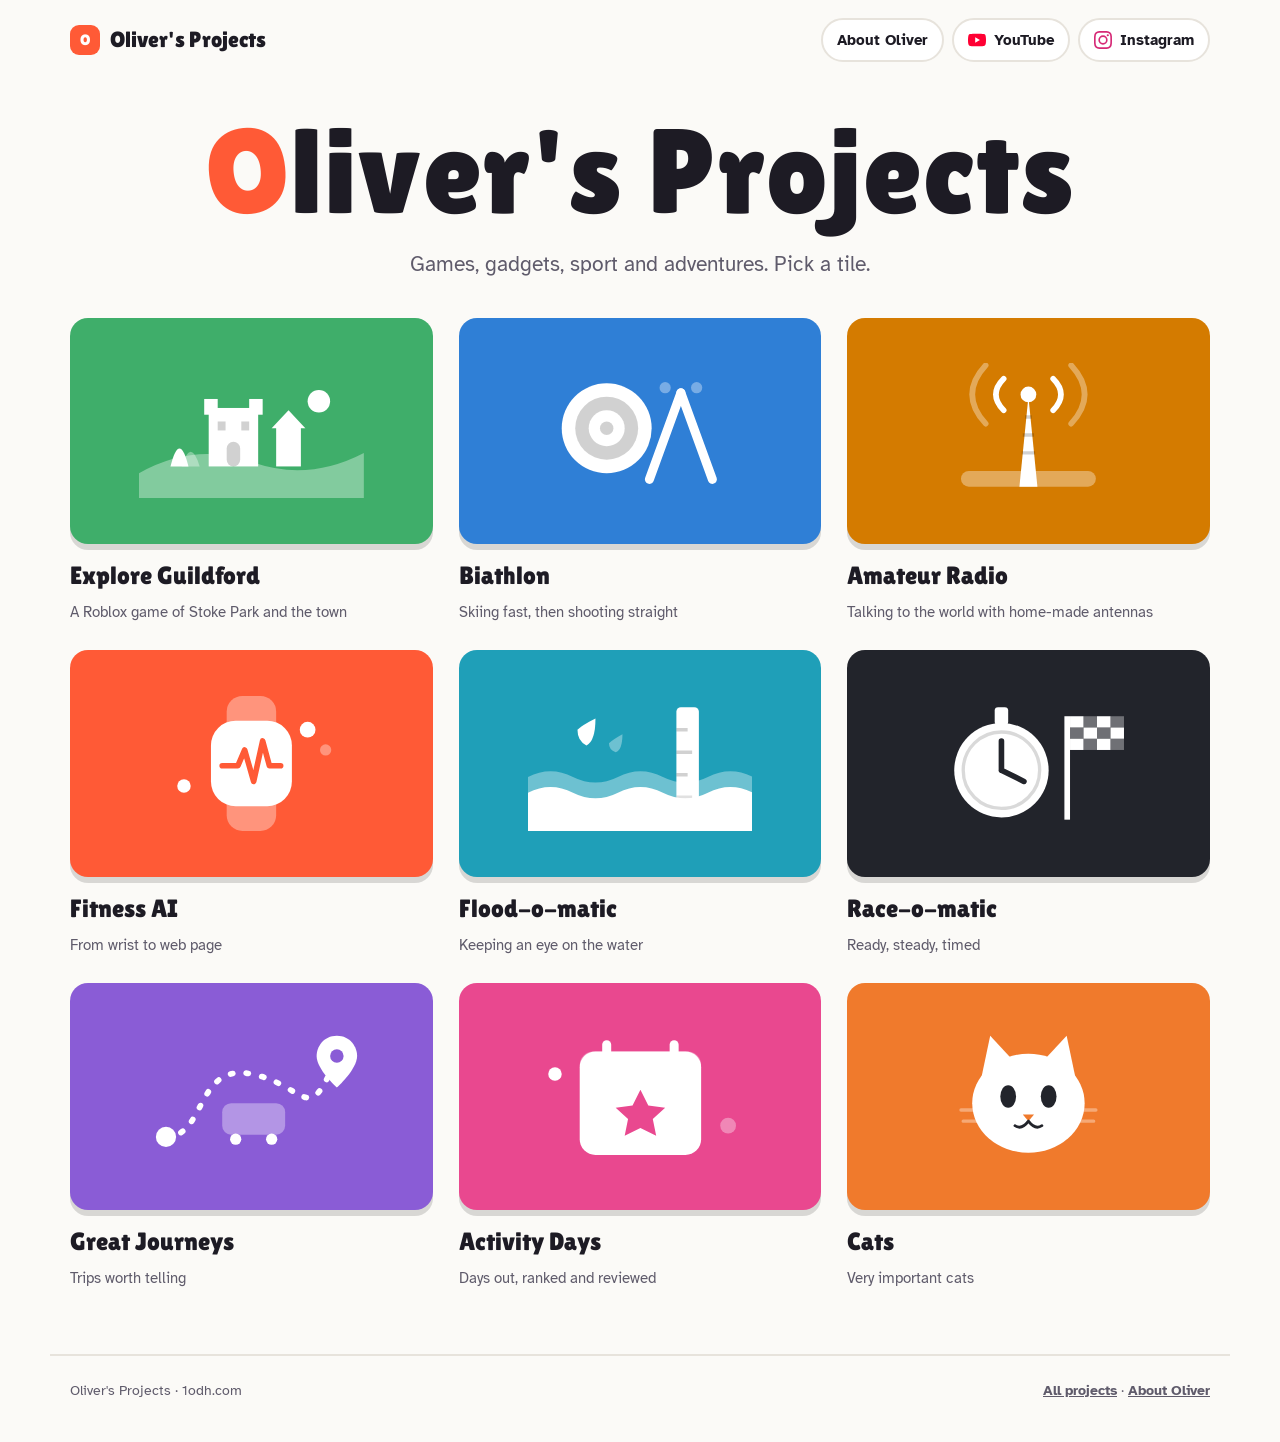
<file: index.html>
<!doctype html>
<html lang="en-GB">
<head>
<meta charset="utf-8">
<meta name="viewport" content="width=device-width, initial-scale=1, viewport-fit=cover">
<title>Oliver&#x27;s Projects</title>
<meta name="description" content="Games, gadgets, sport and adventures: everything Oliver has been making.">
<link rel="preconnect" href="https://fonts.googleapis.com">
<link rel="preconnect" href="https://fonts.gstatic.com" crossorigin>
<link rel="stylesheet" href="https://fonts.googleapis.com/css2?family=Atkinson+Hyperlegible:wght@400;700&family=Lilita+One&display=swap">
<link rel="stylesheet" href="style.css">
</head>
<body><header class="topbar">
  <a class="brand" href="index.html"><span class="brand-dot">O</span>Oliver's Projects</a>
  <nav class="nav" aria-label="Main">
    <a class="pill" href="about.html">About Oliver</a>
    <a class="pill yt" href="https://www.youtube.com/" target="_blank" rel="noopener"><svg viewBox="0 0 24 24" aria-hidden="true"><path d="M23.5 6.2a3 3 0 0 0-2.1-2.1C19.5 3.6 12 3.6 12 3.6s-7.5 0-9.4.5A3 3 0 0 0 .5 6.2 31 31 0 0 0 0 12a31 31 0 0 0 .5 5.8 3 3 0 0 0 2.1 2.1c1.9.5 9.4.5 9.4.5s7.5 0 9.4-.5a3 3 0 0 0 2.1-2.1A31 31 0 0 0 24 12a31 31 0 0 0-.5-5.8zM9.6 15.6V8.4l6.3 3.6-6.3 3.6z"/></svg>YouTube</a>
    <a class="pill ig" href="https://www.instagram.com/" target="_blank" rel="noopener"><svg viewBox="0 0 24 24" aria-hidden="true"><path d="M12 2.2c3.2 0 3.6 0 4.8.1 3.3.1 4.8 1.7 4.9 4.9.1 1.3.1 1.6.1 4.8s0 3.6-.1 4.8c-.1 3.2-1.7 4.8-4.9 4.9-1.3.1-1.6.1-4.8.1s-3.6 0-4.8-.1c-3.3-.1-4.8-1.7-4.9-4.9C2.2 15.6 2.2 15.2 2.2 12s0-3.6.1-4.8C2.4 3.9 3.9 2.4 7.2 2.3 8.4 2.2 8.8 2.2 12 2.2zM12 0C8.7 0 8.3 0 7.1.1 2.7.3.3 2.7.1 7.1 0 8.3 0 8.7 0 12s0 3.7.1 4.9c.2 4.4 2.6 6.8 7 7C8.3 24 8.7 24 12 24s3.7 0 4.9-.1c4.4-.2 6.8-2.6 7-7 .1-1.2.1-1.6.1-4.9s0-3.7-.1-4.9c-.2-4.4-2.6-6.8-7-7C15.7 0 15.3 0 12 0zm0 5.8a6.2 6.2 0 1 0 0 12.4 6.2 6.2 0 0 0 0-12.4zM12 16a4 4 0 1 1 0-8 4 4 0 0 1 0 8zm6.4-11.8a1.4 1.4 0 1 0 0 2.9 1.4 1.4 0 0 0 0-2.9z"/></svg>Instagram</a>
  </nav>
</header>
<section class="home-hero">
  <h1><span class="o">O</span>liver's Projects</h1>
  <p>Games, gadgets, sport and adventures. Pick a tile.</p>
</section>
<main class="grid">
  <a class="tile" href="projects/explore-guildford.html" style="--c: var(--t-guildford)">
    <div class="tile-art"><svg viewBox="0 0 200 120" aria-hidden="true">
<path d="M0 98 Q50 70 100 88 T200 80 V120 H0Z" fill="rgba(255,255,255,.35)"/>
<rect x="62" y="40" width="44" height="52" fill="#fff"/><rect x="58" y="32" width="12" height="14" fill="#fff"/><rect x="98" y="32" width="12" height="14" fill="#fff"/>
<rect x="78" y="70" width="12" height="22" rx="6" fill="rgba(0,0,0,.18)"/><rect x="70" y="52" width="7" height="8" fill="rgba(0,0,0,.18)"/><rect x="91" y="52" width="7" height="8" fill="rgba(0,0,0,.18)"/>
<rect x="122" y="56" width="22" height="36" fill="#fff"/><path d="M118 58 L133 42 L148 58Z" fill="#fff"/>
<circle cx="160" cy="34" r="10" fill="#fff"/><path d="M28 92 Q36 60 44 92Z" fill="#fff"/><path d="M38 92 Q46 66 54 92Z" fill="rgba(255,255,255,.35)"/>
</svg></div>
    <span class="tile-name">Explore Guildford</span>
    <span class="tile-sub">A Roblox game of Stoke Park and the town</span>
  </a>
  <a class="tile" href="projects/biathlon.html" style="--c: var(--t-biathlon)">
    <div class="tile-art"><svg viewBox="0 0 200 120" aria-hidden="true">
<circle cx="70" cy="58" r="40" fill="#fff"/><circle cx="70" cy="58" r="28" fill="rgba(0,0,0,.18)"/><circle cx="70" cy="58" r="16" fill="#fff"/><circle cx="70" cy="58" r="6" fill="rgba(0,0,0,.18)"/>
<rect x="118" y="20" width="8" height="90" rx="4" transform="rotate(20 122 65)" fill="#fff"/><rect x="146" y="20" width="8" height="90" rx="4" transform="rotate(-20 150 65)" fill="#fff"/>
<circle cx="150" cy="22" r="5" fill="rgba(255,255,255,.35)"/><circle cx="122" cy="22" r="5" fill="rgba(255,255,255,.35)"/>
</svg></div>
    <span class="tile-name">Biathlon</span>
    <span class="tile-sub">Skiing fast, then shooting straight</span>
  </a>
  <a class="tile" href="projects/amateur-radio.html" style="--c: var(--t-radio)">
    <div class="tile-art"><svg viewBox="0 0 200 120" aria-hidden="true">
<path d="M92 110 L100 30 L108 110Z" fill="#fff"/><path d="M94 80 H106 M95 64 H105 M97 48 H103" stroke="rgba(0,0,0,.18)" stroke-width="3"/>
<circle cx="100" cy="28" r="7" fill="#fff"/>
<path d="M78 14 Q64 28 78 42 M122 14 Q136 28 122 42" fill="none" stroke="#fff" stroke-width="5" stroke-linecap="round"/>
<path d="M62 2 Q38 28 62 54 M138 2 Q162 28 138 54" fill="none" stroke="rgba(255,255,255,.35)" stroke-width="5" stroke-linecap="round"/>
<rect x="40" y="96" width="120" height="14" rx="7" fill="rgba(255,255,255,.35)"/>
</svg></div>
    <span class="tile-name">Amateur Radio</span>
    <span class="tile-sub">Talking to the world with home-made antennas</span>
  </a>
  <a class="tile" href="projects/fitness-ai.html" style="--c: var(--t-fitness)">
    <div class="tile-art"><svg viewBox="0 0 200 120" aria-hidden="true">
<rect x="78" y="0" width="44" height="120" rx="14" fill="rgba(255,255,255,.35)"/>
<rect x="64" y="22" width="72" height="76" rx="22" fill="#fff"/>
<path d="M74 62 H88 L94 48 L102 76 L110 40 L116 62 H126" fill="none" stroke="#ff5a36" stroke-width="5" stroke-linecap="round" stroke-linejoin="round"/>
<circle cx="150" cy="30" r="7" fill="#fff"/><circle cx="166" cy="48" r="5" fill="rgba(255,255,255,.35)"/><circle cx="40" cy="80" r="6" fill="#fff"/>
</svg></div>
    <span class="tile-name">Fitness AI</span>
    <span class="tile-sub">From wrist to web page</span>
  </a>
  <a class="tile" href="projects/flood-o-matic.html" style="--c: var(--t-flood)">
    <div class="tile-art"><svg viewBox="0 0 200 120" aria-hidden="true">
<rect x="132" y="10" width="20" height="100" rx="4" fill="#fff"/>
<path d="M132 30 H142 M132 50 H146 M132 70 H142 M132 90 H146" stroke="rgba(0,0,0,.18)" stroke-width="3"/>
<path d="M0 72 Q20 62 40 72 T80 72 T120 72 T160 72 T200 72 V120 H0Z" fill="rgba(255,255,255,.35)"/>
<path d="M0 86 Q20 76 40 86 T80 86 T120 86 T160 86 T200 86 V120 H0Z" fill="#fff"/>
<path d="M60 20 Q60 40 52 44 Q44 40 44 30 Q48 26 60 20Z" fill="#fff"/><path d="M84 34 Q84 48 78 50 Q72 48 72 42 Q75 39 84 34Z" fill="rgba(255,255,255,.35)"/>
</svg></div>
    <span class="tile-name">Flood-o-matic</span>
    <span class="tile-sub">Keeping an eye on the water</span>
  </a>
  <a class="tile" href="projects/race-o-matic.html" style="--c: var(--t-race)">
    <div class="tile-art"><svg viewBox="0 0 200 120" aria-hidden="true">
<circle cx="76" cy="66" r="42" fill="#fff"/><rect x="70" y="10" width="12" height="16" rx="3" fill="#fff"/>
<circle cx="76" cy="66" r="34" fill="none" stroke="rgba(0,0,0,.15)" stroke-width="3"/>
<path d="M76 66 L76 40 M76 66 L96 76" stroke="#22242b" stroke-width="5" stroke-linecap="round"/>
<rect x="132" y="18" width="5" height="92" fill="#fff"/>
<g fill="#fff"><rect x="137" y="18" width="12" height="10"/><rect x="161" y="18" width="12" height="10"/><rect x="149" y="28" width="12" height="10"/><rect x="173" y="28" width="12" height="10"/><rect x="137" y="38" width="12" height="10"/><rect x="161" y="38" width="12" height="10"/></g>
<g fill="rgba(255,255,255,.35)"><rect x="149" y="18" width="12" height="10"/><rect x="173" y="18" width="12" height="10"/><rect x="137" y="28" width="12" height="10"/><rect x="161" y="28" width="12" height="10"/><rect x="149" y="38" width="12" height="10"/><rect x="173" y="38" width="12" height="10"/></g>
</svg></div>
    <span class="tile-name">Race-o-matic</span>
    <span class="tile-sub">Ready, steady, timed</span>
  </a>
  <a class="tile" href="projects/great-journeys.html" style="--c: var(--t-journeys)">
    <div class="tile-art"><svg viewBox="0 0 200 120" aria-hidden="true">
<path d="M24 96 C60 96 50 30 100 40 S150 90 176 24" fill="none" stroke="#fff" stroke-width="5" stroke-dasharray="2 12" stroke-linecap="round"/>
<circle cx="24" cy="96" r="9" fill="#fff"/>
<path d="M176 6 C164 6 158 16 158 24 C158 36 176 52 176 52 C176 52 194 36 194 24 C194 16 188 6 176 6Z" fill="#fff"/><circle cx="176" cy="24" r="6" fill="#8a5cd6"/>
<rect x="74" y="66" width="56" height="28" rx="8" fill="rgba(255,255,255,.35)"/><circle cx="86" cy="98" r="5" fill="#fff"/><circle cx="118" cy="98" r="5" fill="#fff"/>
</svg></div>
    <span class="tile-name">Great Journeys</span>
    <span class="tile-sub">Trips worth telling</span>
  </a>
  <a class="tile" href="projects/activity-days.html" style="--c: var(--t-activity)">
    <div class="tile-art"><svg viewBox="0 0 200 120" aria-hidden="true">
<rect x="46" y="20" width="108" height="92" rx="14" fill="#fff"/><rect x="46" y="20" width="108" height="24" rx="12" fill="rgba(255,255,255,.35)"/>
<rect x="66" y="10" width="8" height="20" rx="4" fill="#fff"/><rect x="126" y="10" width="8" height="20" rx="4" fill="#fff"/>
<path d="M100 54 L107 68 L122 70 L111 80 L114 95 L100 88 L86 95 L89 80 L78 70 L93 68Z" fill="#e9488f"/>
<circle cx="24" cy="40" r="6" fill="#fff"/><circle cx="178" cy="86" r="7" fill="rgba(255,255,255,.35)"/>
</svg></div>
    <span class="tile-name">Activity Days</span>
    <span class="tile-sub">Days out, ranked and reviewed</span>
  </a>
  <a class="tile" href="projects/cats.html" style="--c: var(--t-cats)">
    <div class="tile-art"><svg viewBox="0 0 200 120" aria-hidden="true">
<path d="M58 44 L66 6 L92 34Z" fill="#fff"/><path d="M142 44 L134 6 L108 34Z" fill="#fff"/>
<ellipse cx="100" cy="66" rx="50" ry="44" fill="#fff"/>
<ellipse cx="82" cy="60" rx="7" ry="10" fill="#22242b"/><ellipse cx="118" cy="60" rx="7" ry="10" fill="#22242b"/>
<path d="M95 76 L105 76 L100 82Z" fill="#f07a2c"/>
<path d="M100 82 Q94 90 88 86 M100 82 Q106 90 112 86" fill="none" stroke="#22242b" stroke-width="2.5" stroke-linecap="round"/>
<path d="M40 72 H70 M42 82 H70 M130 72 H160 M130 82 H158" stroke="rgba(255,255,255,.35)" stroke-width="3" stroke-linecap="round"/>
</svg></div>
    <span class="tile-name">Cats</span>
    <span class="tile-sub">Very important cats</span>
  </a>
</main>
<footer class="site">
  <span>Oliver's Projects · 1odh.com</span>
  <span><a href="index.html">All projects</a> · <a href="about.html">About Oliver</a></span>
</footer>
</body>
</html>
</file>
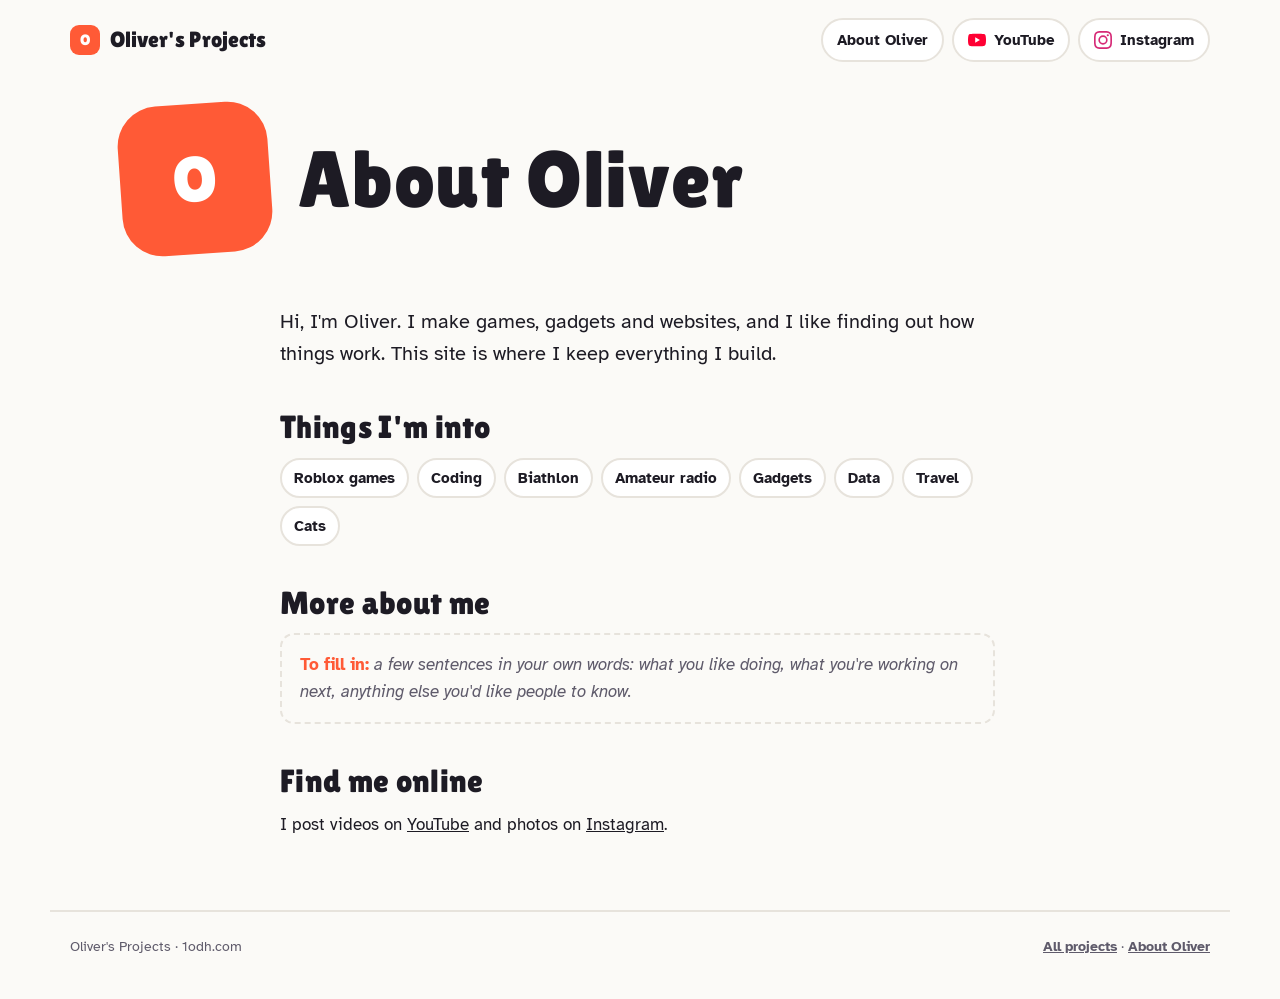
<file: about.html>
<!doctype html>
<html lang="en-GB">
<head>
<meta charset="utf-8">
<meta name="viewport" content="width=device-width, initial-scale=1, viewport-fit=cover">
<title>About Oliver · Oliver&#x27;s Projects</title>
<meta name="description" content="Who Oliver is and what he likes making.">
<link rel="preconnect" href="https://fonts.googleapis.com">
<link rel="preconnect" href="https://fonts.gstatic.com" crossorigin>
<link rel="stylesheet" href="https://fonts.googleapis.com/css2?family=Atkinson+Hyperlegible:wght@400;700&family=Lilita+One&display=swap">
<link rel="stylesheet" href="style.css">
</head>
<body><header class="topbar">
  <a class="brand" href="index.html"><span class="brand-dot">O</span>Oliver's Projects</a>
  <nav class="nav" aria-label="Main">
    <a class="pill" href="about.html">About Oliver</a>
    <a class="pill yt" href="https://www.youtube.com/" target="_blank" rel="noopener"><svg viewBox="0 0 24 24" aria-hidden="true"><path d="M23.5 6.2a3 3 0 0 0-2.1-2.1C19.5 3.6 12 3.6 12 3.6s-7.5 0-9.4.5A3 3 0 0 0 .5 6.2 31 31 0 0 0 0 12a31 31 0 0 0 .5 5.8 3 3 0 0 0 2.1 2.1c1.9.5 9.4.5 9.4.5s7.5 0 9.4-.5a3 3 0 0 0 2.1-2.1A31 31 0 0 0 24 12a31 31 0 0 0-.5-5.8zM9.6 15.6V8.4l6.3 3.6-6.3 3.6z"/></svg>YouTube</a>
    <a class="pill ig" href="https://www.instagram.com/" target="_blank" rel="noopener"><svg viewBox="0 0 24 24" aria-hidden="true"><path d="M12 2.2c3.2 0 3.6 0 4.8.1 3.3.1 4.8 1.7 4.9 4.9.1 1.3.1 1.6.1 4.8s0 3.6-.1 4.8c-.1 3.2-1.7 4.8-4.9 4.9-1.3.1-1.6.1-4.8.1s-3.6 0-4.8-.1c-3.3-.1-4.8-1.7-4.9-4.9C2.2 15.6 2.2 15.2 2.2 12s0-3.6.1-4.8C2.4 3.9 3.9 2.4 7.2 2.3 8.4 2.2 8.8 2.2 12 2.2zM12 0C8.7 0 8.3 0 7.1.1 2.7.3.3 2.7.1 7.1 0 8.3 0 8.7 0 12s0 3.7.1 4.9c.2 4.4 2.6 6.8 7 7C8.3 24 8.7 24 12 24s3.7 0 4.9-.1c4.4-.2 6.8-2.6 7-7 .1-1.2.1-1.6.1-4.9s0-3.7-.1-4.9c-.2-4.4-2.6-6.8-7-7C15.7 0 15.3 0 12 0zm0 5.8a6.2 6.2 0 1 0 0 12.4 6.2 6.2 0 0 0 0-12.4zM12 16a4 4 0 1 1 0-8 4 4 0 0 1 0 8zm6.4-11.8a1.4 1.4 0 1 0 0 2.9 1.4 1.4 0 0 0 0-2.9z"/></svg>Instagram</a>
  </nav>
</header>
<section class="about-hero">
  <div class="avatar"><span>O</span></div>
  <div>
    <h1>About Oliver</h1>
  </div>
</section>
<main class="content" style="--c: var(--accent)">
  <div class="block">
    <p style="font-size:20px">Hi, I'm Oliver. I make games, gadgets and websites, and I like finding out how things work. This site is where I keep everything I build.</p>
  </div>
  <div class="block"><h2>Things I'm into</h2><div class="tags"><span class="tag">Roblox games</span><span class="tag">Coding</span><span class="tag">Biathlon</span><span class="tag">Amateur radio</span><span class="tag">Gadgets</span><span class="tag">Data</span><span class="tag">Travel</span><span class="tag">Cats</span></div></div>
  <div class="block"><h2>More about me</h2>
    <p class="todo">a few sentences in your own words: what you like doing, what you're working on next, anything else you'd like people to know.</p>
  </div>
  <div class="block"><h2>Find me online</h2>
    <p>I post videos on <a href="https://www.youtube.com/" target="_blank" rel="noopener">YouTube</a> and photos on <a href="https://www.instagram.com/" target="_blank" rel="noopener">Instagram</a>.</p>
  </div>
</main>
<footer class="site">
  <span>Oliver's Projects · 1odh.com</span>
  <span><a href="index.html">All projects</a> · <a href="about.html">About Oliver</a></span>
</footer>
</body>
</html>
</file>
<file: style.css>
/* Oliver's Projects — shared styles
   Layout: big playful title, then a grid of chunky coloured tiles, each a little poster for one project. */
:root {
  --bg: #fbfaf7;
  --surface: #ffffff;
  --ink: #1d1b24;
  --muted: #5f5b6b;
  --line: #e7e3dc;
  --accent: #ff5a36;
  --display: "Lilita One", "Arial Rounded MT Bold", "Trebuchet MS", sans-serif;
  --body: "Atkinson Hyperlegible", "Segoe UI", system-ui, sans-serif;
  --mono: "JetBrains Mono", ui-monospace, Menlo, monospace;

  /* tile colours */
  --t-guildford: #3fae6a;
  --t-biathlon: #2f7fd6;
  --t-radio: #d47b00;
  --t-fitness: #ff5a36;
  --t-flood: #1f9fb8;
  --t-race: #22242b;
  --t-journeys: #8a5cd6;
  --t-activity: #e9488f;
  --t-cats: #f07a2c;
}
@media (prefers-color-scheme: dark) {
  :root:not([data-theme="light"]) {
    --bg: #15141a; --surface: #1e1d25; --ink: #f2f0f6; --muted: #a8a3b5; --line: #2e2c38;
    --t-race: #3a3d48; color-scheme: dark;
  }
}
:root[data-theme="dark"] {
  --bg: #15141a; --surface: #1e1d25; --ink: #f2f0f6; --muted: #a8a3b5; --line: #2e2c38;
  --t-race: #3a3d48; color-scheme: dark;
}

* { box-sizing: border-box; }
html { -webkit-text-size-adjust: 100%; }
body { margin: 0; background: var(--bg); color: var(--ink); font: 17px/1.6 var(--body); }
img, svg { max-width: 100%; }
a { color: inherit; }
a:focus-visible, button:focus-visible { outline: 3px solid var(--accent); outline-offset: 3px; border-radius: 6px; }
h1, h2, h3 { font-family: var(--display); font-weight: 400; line-height: 1.05; margin: 0; text-wrap: balance; letter-spacing: 0.01em; }
p { margin: 0; }

/* ---------- top bar ---------- */
.topbar { max-width: 1180px; margin: 0 auto; padding-inline: 20px; padding-block: 18px;
  display: flex; flex-wrap: wrap; align-items: center; justify-content: space-between; gap: 12px; }
.brand { font-family: var(--display); font-size: 22px; text-decoration: none; display: inline-flex; align-items: center; gap: 10px; }
.brand-dot { width: 30px; height: 30px; border-radius: 9px; background: var(--accent); display: grid; place-items: center; color: #fff; font-size: 15px; }
.nav { display: flex; flex-wrap: wrap; gap: 8px; align-items: center; }
.pill { display: inline-flex; align-items: center; gap: 8px; text-decoration: none; font-weight: 700; font-size: 15px;
  padding: 8px 14px; border-radius: 999px; border: 2px solid var(--line); background: var(--surface);
  transition: transform .15s ease, border-color .15s ease; }
.pill:hover { transform: translateY(-2px); border-color: var(--ink); }
.pill svg { width: 18px; height: 18px; flex: none; }
.pill.yt svg { fill: #ff0033; }
.pill.ig svg { fill: #d62976; }

/* ---------- home hero ---------- */
.home-hero { max-width: 1180px; margin: 0 auto; padding-inline: 20px; padding-block: 28px 36px; text-align: center; display: grid; gap: 14px; justify-items: center; }
.home-hero h1 { font-size: clamp(54px, 11vw, 120px); }
.home-hero h1 .o { color: var(--accent); display: inline-block; transform: rotate(-6deg); }
.home-hero p { color: var(--muted); font-size: clamp(17px, 2.2vw, 21px); max-width: 40ch; }

/* ---------- tile grid ---------- */
.grid { max-width: 1180px; margin: 0 auto; padding-inline: 20px; padding-block: 0 64px;
  display: grid; grid-template-columns: repeat(auto-fill, minmax(min(100%, 320px), 1fr)); gap: 26px; }
.tile { display: grid; gap: 12px; text-decoration: none; color: inherit; }
.tile-art { aspect-ratio: 16 / 10; border-radius: 18px; background: var(--c); position: relative; overflow: hidden;
  display: grid; place-items: center; box-shadow: 0 6px 0 rgba(0,0,0,.14);
  transition: transform .2s cubic-bezier(.3,1.6,.5,1), box-shadow .2s ease; max-width: 100%; }
.tile-art svg { width: 62%; height: auto; }
.tile:hover .tile-art { transform: translateY(-6px) rotate(-1deg); box-shadow: 0 12px 0 rgba(0,0,0,.14); }
.tile-name { font-family: var(--display); font-size: 25px; }
.tile-sub { color: var(--muted); font-size: 15px; margin-top: -8px; }
@media (prefers-reduced-motion: reduce) { .tile-art, .pill { transition: none; } .tile:hover .tile-art { transform: none; } }

/* ---------- project page ---------- */
.p-hero { background: var(--c); color: #fff; }
.p-hero-inner { max-width: 1080px; margin: 0 auto; padding-inline: 20px; padding-block: 36px 44px;
  display: grid; grid-template-columns: minmax(0, 1.3fr) minmax(0, 1fr); gap: 28px; align-items: center; }
.p-hero h1 { font-size: clamp(44px, 8vw, 84px); }
.p-hero .tagline { font-size: clamp(18px, 2.4vw, 22px); opacity: .95; max-width: 34ch; margin-top: 12px; }
.p-hero .back { display: inline-block; margin-bottom: 18px; font-weight: 700; text-decoration: none; opacity: .9; }
.p-hero .back:hover { opacity: 1; text-decoration: underline; }
.p-hero svg { width: 100%; max-width: 360px; justify-self: center; }
@media (max-width: 720px) { .p-hero-inner { grid-template-columns: 1fr; } .p-hero svg { max-width: 220px; } }

.content { max-width: 760px; margin: 0 auto; padding-inline: 20px; padding-block: 44px 72px; display: grid; gap: 40px; }
.block { display: grid; gap: 14px; }
.block h2 { font-size: 32px; }
.block p, .block li { max-width: 65ch; }
.block ul { margin: 0; padding-left: 22px; display: grid; gap: 6px; }
.facts { display: grid; grid-template-columns: repeat(auto-fit, minmax(min(100%, 200px), 1fr)); gap: 12px; }
.fact { background: var(--surface); border: 2px solid var(--line); border-radius: 14px; padding: 14px 16px; display: grid; gap: 4px; }
.fact b { font-family: var(--display); font-weight: 400; font-size: 20px; color: var(--c); }
.fact span { color: var(--muted); font-size: 15px; }
.todo { border: 2px dashed var(--line); border-radius: 14px; padding: 16px 18px; color: var(--muted); font-style: italic; }
.todo::before { content: "To fill in: "; font-style: normal; font-weight: 700; color: var(--c); }
.steps { list-style: none; padding: 0; margin: 0; display: grid; gap: 10px; counter-reset: s; }
.steps li { display: grid; grid-template-columns: 36px minmax(0, 1fr); gap: 12px; align-items: start; }
.steps li::before { counter-increment: s; content: counter(s); width: 36px; height: 36px; border-radius: 50%;
  display: grid; place-items: center; background: var(--c); color: #fff; font-family: var(--display); font-size: 18px; }
.steps li div { padding-top: 5px; min-width: 0; }
.steps li span { color: var(--muted); }
.cta { display: inline-flex; align-items: center; gap: 8px; background: var(--c); color: #fff; text-decoration: none;
  font-weight: 700; padding: 12px 20px; border-radius: 999px; justify-self: start; box-shadow: 0 4px 0 rgba(0,0,0,.18); }
.cta:hover { transform: translateY(-2px); }

.more { max-width: 1080px; margin: 0 auto; padding-inline: 20px; padding-block: 0 64px; display: grid; gap: 18px; }
.more h2 { font-size: 28px; }
.more-row { display: grid; grid-template-columns: repeat(auto-fill, minmax(min(100%, 150px), 1fr)); gap: 14px; }
.more-row a { display: grid; gap: 8px; text-decoration: none; font-weight: 700; font-size: 15px; }
.more-row .mini { aspect-ratio: 16 / 10; border-radius: 12px; background: var(--c); display: grid; place-items: center; }
.more-row .mini svg { width: 55%; height: auto; }

/* ---------- about ---------- */
.about-hero { max-width: 1080px; margin: 0 auto; padding-inline: 20px; padding-block: 24px 8px;
  display: grid; grid-template-columns: auto minmax(0, 1fr); gap: 28px; align-items: center; }
.avatar { width: 150px; height: 150px; border-radius: 40px; background: var(--accent); display: grid; place-items: center; transform: rotate(-4deg); }
.avatar span { font-family: var(--display); color: #fff; font-size: 64px; }
.about-hero h1 { font-size: clamp(44px, 8vw, 80px); }
@media (max-width: 560px) { .about-hero { grid-template-columns: 1fr; } .avatar { width: 110px; height: 110px; border-radius: 30px; } .avatar span { font-size: 46px; } }
.tags { display: flex; flex-wrap: wrap; gap: 8px; }
.tag { padding: 6px 12px; border-radius: 999px; background: var(--surface); border: 2px solid var(--line); font-size: 15px; font-weight: 700; }

footer.site { max-width: 1180px; margin: 0 auto; padding-inline: 20px; padding-block: 24px 40px; border-top: 2px solid var(--line);
  color: var(--muted); font-size: 14px; display: flex; flex-wrap: wrap; justify-content: space-between; gap: 10px; }
footer.site a { font-weight: 700; }
</file>
